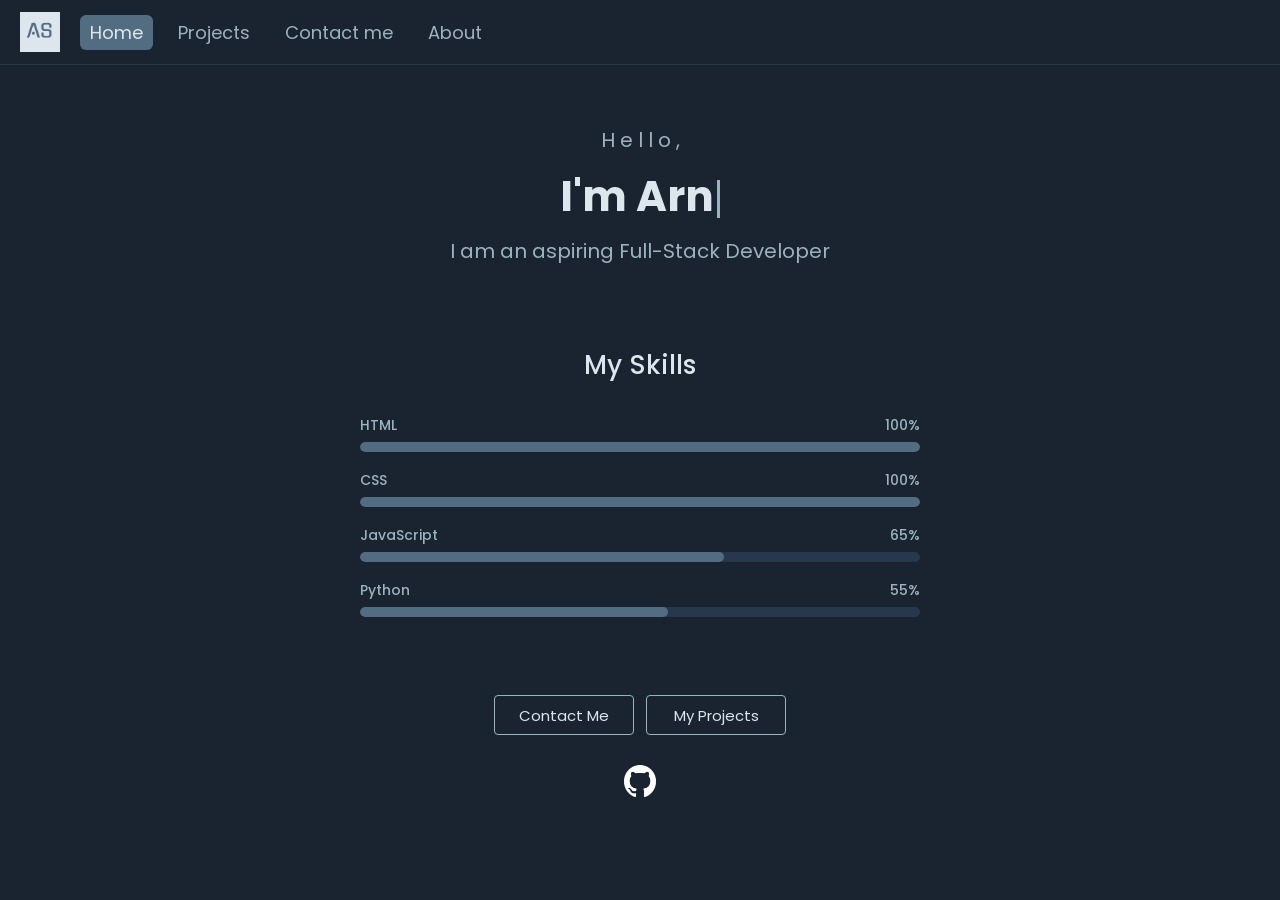
<file: index.html>
<!DOCTYPE html>
<html lang="en">
<head>
    <meta charset="UTF-8">
    <meta name="viewport" content="width=device-width, initial-scale=1.0">
    <title>Portfolio</title>
    <link rel="icon" href="Screenshot 2025-11-06 4.45.32 PM.png" type="image/x-icon">
    <link rel="stylesheet" href="style.css">
    <style>
        .hero {
            display: flex;
            flex-direction: column;
            align-items: center;
            padding: 60px 20px 40px;
        }

        .hello-container {
            font-size: 20px;
            color: #9DB2BF;
            margin-bottom: 10px;
        }

        .letter {
            display: inline-block;
            animation: bounce 1s infinite alternate ease-in-out;
        }

        .letter:nth-child(1) { animation-delay: 0s; }
        .letter:nth-child(2) { animation-delay: 0.1s; }
        .letter:nth-child(3) { animation-delay: 0.2s; }
        .letter:nth-child(4) { animation-delay: 0.3s; }
        .letter:nth-child(5) { animation-delay: 0.4s; }
        .letter:nth-child(6) { animation-delay: 0.5s; }

        @keyframes bounce {
            0%, 100% { transform: translateY(0); }
            50%       { transform: translateY(-4px); }
        }

        .name {
            font-size: 42px;
            color: #DDE6ED;
            text-align: center;
            min-height: 56px;
        }

        .cursor {
            display: inline-block;
            width: 3px;
            background: #9DB2BF;
            margin-left: 3px;
            animation: blink 0.8s infinite;
            vertical-align: middle;
            height: 38px;
        }

        @keyframes blink {
            0%, 100% { opacity: 1; }
            50%       { opacity: 0; }
        }

        .subtitle {
            font-size: 20px;
            color: #9DB2BF;
            font-weight: 400;
            margin-top: 8px;
            text-align: center;
        }

        .skills-section {
            padding: 40px 20px;
            max-width: 600px;
            margin: 0 auto;
            width: 100%;
        }

        .skills-section h2 {
            font-size: 26px;
            color: #DDE6ED;
            text-align: center;
            margin-bottom: 30px;
            font-weight: 500;
        }

        .skill-item {
            margin-bottom: 18px;
        }

        .skill-label {
            display: flex;
            justify-content: space-between;
            font-size: 14px;
            color: #9DB2BF;
            margin-bottom: 6px;
            font-weight: 500;
        }

        .skill-bar-bg {
            background: #27374D;
            border-radius: 20px;
            height: 10px;
            width: 100%;
            overflow: hidden;
        }

        .skill-bar-fill {
            height: 10px;
            border-radius: 20px;
            background: #526D82;
            width: 0%;
            transition: width 1s ease;
        }

        .cta {
            text-align: center;
            margin: 20px 0 10px;
            display: flex;
            gap: 12px;
            justify-content: center;
            flex-wrap: wrap;
        }

        .github {
            text-align: center;
            margin: 20px 0 40px;
        }

        .github img {
            width: 32px;
            height: 32px;
            transition: opacity 0.2s;
            filter: invert(1);
        }

        .github img:hover {
            opacity: 0.7;
        }
    </style>
</head>
<body>

<nav>
    <ul>
        <img src="Screenshot 2025-11-06 4.45.32 PM.png" alt="Logo" class="Logo">
        <a href="index.html"><li>Home</li></a>
        <a href="projects.html"><li>Projects</li></a>
        <a href="contact.html"><li>Contact me</li></a>
        <a href="about.html"><li>About</li></a>
    </ul>
</nav>

<div class="hero fade-in">
    <div class="hello-container">
        <span class="letter">H</span>
        <span class="letter">e</span>
        <span class="letter">l</span>
        <span class="letter">l</span>
        <span class="letter">o</span>
        <span class="letter">,</span>
    </div>
    <h1 class="name"><span id="typewriter"></span><span class="cursor"></span></h1>
    <p class="subtitle">I am an aspiring Full-Stack Developer</p>
</div>

<div class="skills-section fade-in">
    <h2>My Skills</h2>

    <div class="skill-item">
        <div class="skill-label"><span>HTML</span><span>100%</span></div>
        <div class="skill-bar-bg"><div class="skill-bar-fill" data-width="100"></div></div>
    </div>

    <div class="skill-item">
        <div class="skill-label"><span>CSS</span><span>100%</span></div>
        <div class="skill-bar-bg"><div class="skill-bar-fill" data-width="100"></div></div>
    </div>

    <div class="skill-item">
        <div class="skill-label"><span>JavaScript</span><span>65%</span></div>
        <div class="skill-bar-bg"><div class="skill-bar-fill" data-width="65"></div></div>
    </div>

    <div class="skill-item">
        <div class="skill-label"><span>Python</span><span>55%</span></div>
        <div class="skill-bar-bg"><div class="skill-bar-fill" data-width="55"></div></div>
    </div>
</div>

<div class="cta fade-in">
    <a href="contact.html"><button class="btn">Contact Me</button></a>
    <a href="projects.html"><button class="btn">My Projects</button></a>
</div>

<div class="github fade-in">
    <a href="http://github.com/arnavseth12" target="_blank">
        <img src="Github-no-background.png" alt="GitHub logo">
    </a>
</div>

<script src="script.js"></script>
<script>
    typeWriter('typewriter', "I'm Arnav", 90);

    const bars = document.querySelectorAll('.skill-bar-fill');
    const barObserver = new IntersectionObserver((entries) => {
        entries.forEach(entry => {
            if (entry.isIntersecting) {
                const fill = entry.target;
                fill.style.width = fill.dataset.width + '%';
                barObserver.unobserve(fill);
            }
        });
    }, { threshold: 0.3 });
    bars.forEach(bar => barObserver.observe(bar));
</script>



</body>
</html>
</file>
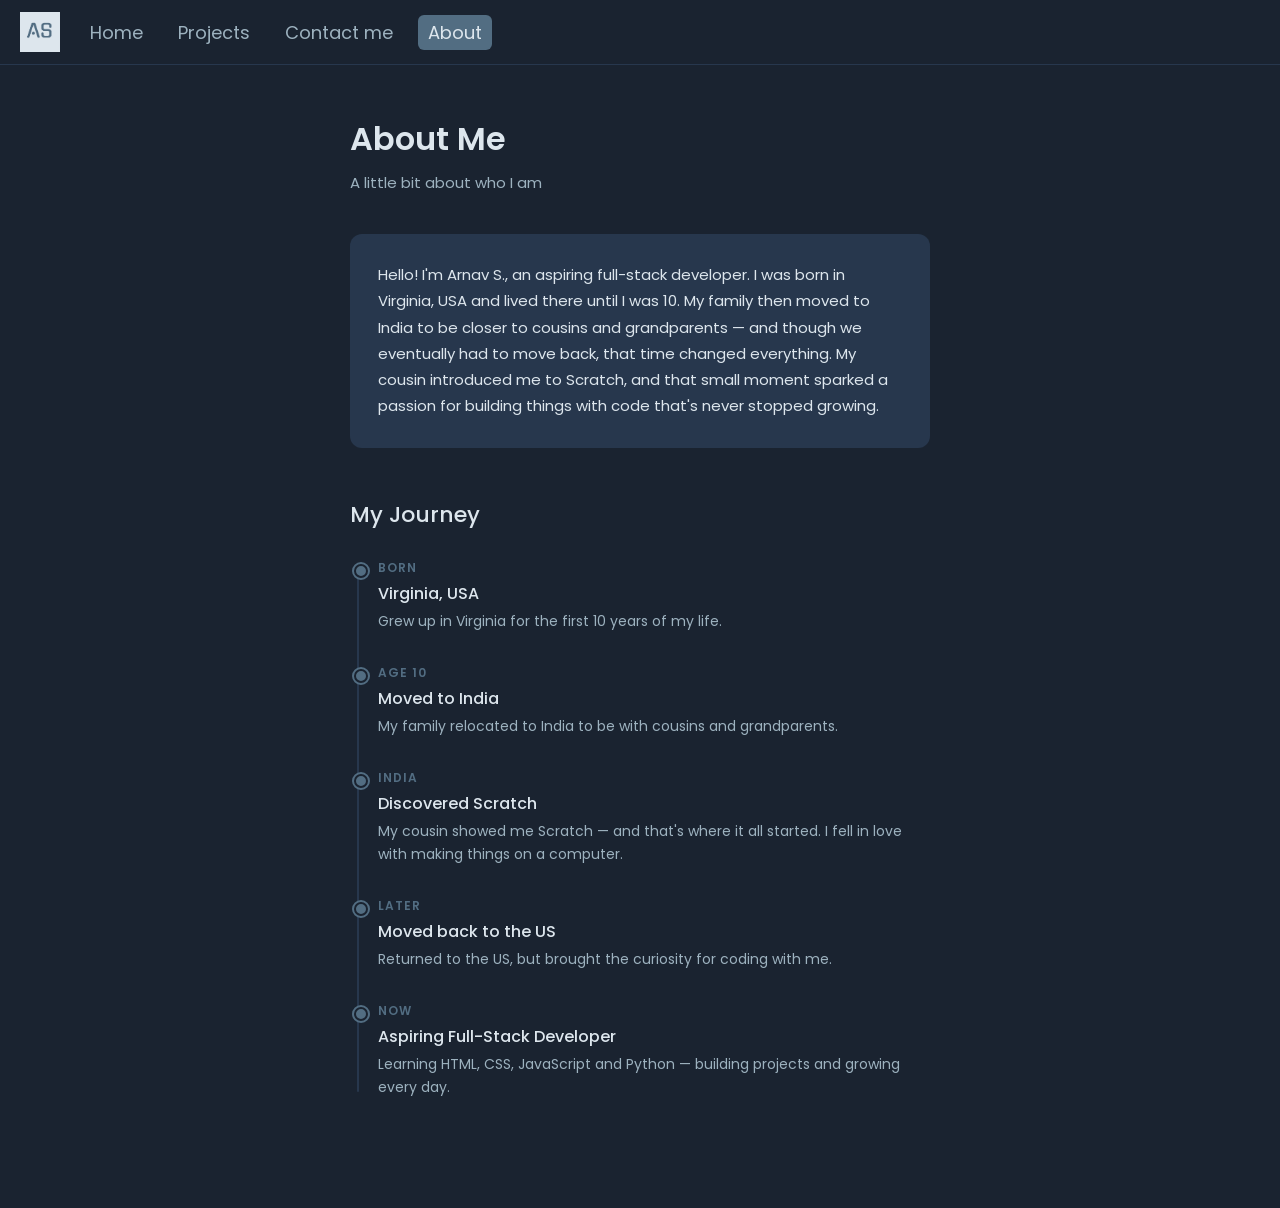
<file: about.html>
<!DOCTYPE html>
<html lang="en">
<head>
    <meta charset="UTF-8">
    <meta name="viewport" content="width=device-width, initial-scale=1.0">
    <title>About me</title>
    <link rel="icon" href="Screenshot 2025-11-06 4.45.32 PM.png" type="image/x-icon">
    <link rel="stylesheet" href="style.css">
    <style>
        .about-wrapper {
            max-width: 620px;
            margin: 50px auto;
            padding: 0 20px 60px;
        }

        .page-title {
            font-size: 32px;
            font-weight: 600;
            color: #DDE6ED;
            margin-bottom: 8px;
        }

        .page-subtitle {
            color: #9DB2BF;
            font-size: 15px;
            margin-bottom: 40px;
        }

        .bio-card {
            background: #27374D;
            border-radius: 12px;
            padding: 28px;
            color: #DDE6ED;
            font-size: 15px;
            line-height: 1.75;
            margin-bottom: 50px;
        }

        .timeline-title {
            font-size: 22px;
            font-weight: 500;
            color: #DDE6ED;
            margin-bottom: 28px;
        }

        .timeline {
            position: relative;
            padding-left: 28px;
        }

        .timeline::before {
            content: '';
            position: absolute;
            left: 7px;
            top: 6px;
            bottom: 6px;
            width: 2px;
            background: #27374D;
            border-radius: 2px;
        }

        .timeline-item {
            position: relative;
            margin-bottom: 32px;
        }

        .timeline-item:last-child {
            margin-bottom: 0;
        }

        .timeline-dot {
            position: absolute;
            left: -24px;
            top: 5px;
            width: 14px;
            height: 14px;
            border-radius: 50%;
            background: #526D82;
            border: 2px solid #1a2330;
            outline: 2px solid #526D82;
        }

        .timeline-year {
            font-size: 12px;
            font-weight: 600;
            color: #526D82;
            letter-spacing: 1px;
            text-transform: uppercase;
            margin-bottom: 4px;
        }

        .timeline-event {
            font-size: 16px;
            font-weight: 500;
            color: #DDE6ED;
            margin-bottom: 4px;
        }

        .timeline-desc {
            font-size: 14px;
            color: #9DB2BF;
            line-height: 1.6;
        }
    </style>
</head>
<body>

<nav>
    <ul>
        <img src="Screenshot 2025-11-06 4.45.32 PM.png" alt="Logo" class="Logo">
        <a href="index.html"><li>Home</li></a>
        <a href="projects.html"><li>Projects</li></a>
        <a href="contact.html"><li>Contact me</li></a>
        <a href="about.html"><li>About</li></a>
    </ul>
</nav>

<div class="about-wrapper">

    <h1 class="page-title fade-in">About Me</h1>
    <p class="page-subtitle fade-in">A little bit about who I am</p>

    <div class="bio-card fade-in">
        Hello! I'm Arnav S., an aspiring full-stack developer. I was born in Virginia, USA and lived there until I was 10. My family then moved to India to be closer to cousins and grandparents — and though we eventually had to move back, that time changed everything. My cousin introduced me to Scratch, and that small moment sparked a passion for building things with code that's never stopped growing.
    </div>

    <h2 class="timeline-title fade-in">My Journey</h2>

    <div class="timeline">

        <div class="timeline-item fade-in">
            <div class="timeline-dot"></div>
            <div class="timeline-year">Born</div>
            <div class="timeline-event">Virginia, USA</div>
            <div class="timeline-desc">Grew up in Virginia for the first 10 years of my life.</div>
        </div>

        <div class="timeline-item fade-in">
            <div class="timeline-dot"></div>
            <div class="timeline-year">Age 10</div>
            <div class="timeline-event">Moved to India</div>
            <div class="timeline-desc">My family relocated to India to be with cousins and grandparents.</div>
        </div>

        <div class="timeline-item fade-in">
            <div class="timeline-dot"></div>
            <div class="timeline-year">India</div>
            <div class="timeline-event">Discovered Scratch</div>
            <div class="timeline-desc">My cousin showed me Scratch — and that's where it all started. I fell in love with making things on a computer.</div>
        </div>

        <div class="timeline-item fade-in">
            <div class="timeline-dot"></div>
            <div class="timeline-year">Later</div>
            <div class="timeline-event">Moved back to the US</div>
            <div class="timeline-desc">Returned to the US, but brought the curiosity for coding with me.</div>
        </div>

        <div class="timeline-item fade-in">
            <div class="timeline-dot"></div>
            <div class="timeline-year">Now</div>
            <div class="timeline-event">Aspiring Full-Stack Developer</div>
            <div class="timeline-desc">Learning HTML, CSS, JavaScript and Python — building projects and growing every day.</div>
        </div>

    </div>
</div>

<script src="script.js"></script>
</body>
</html>
</file>
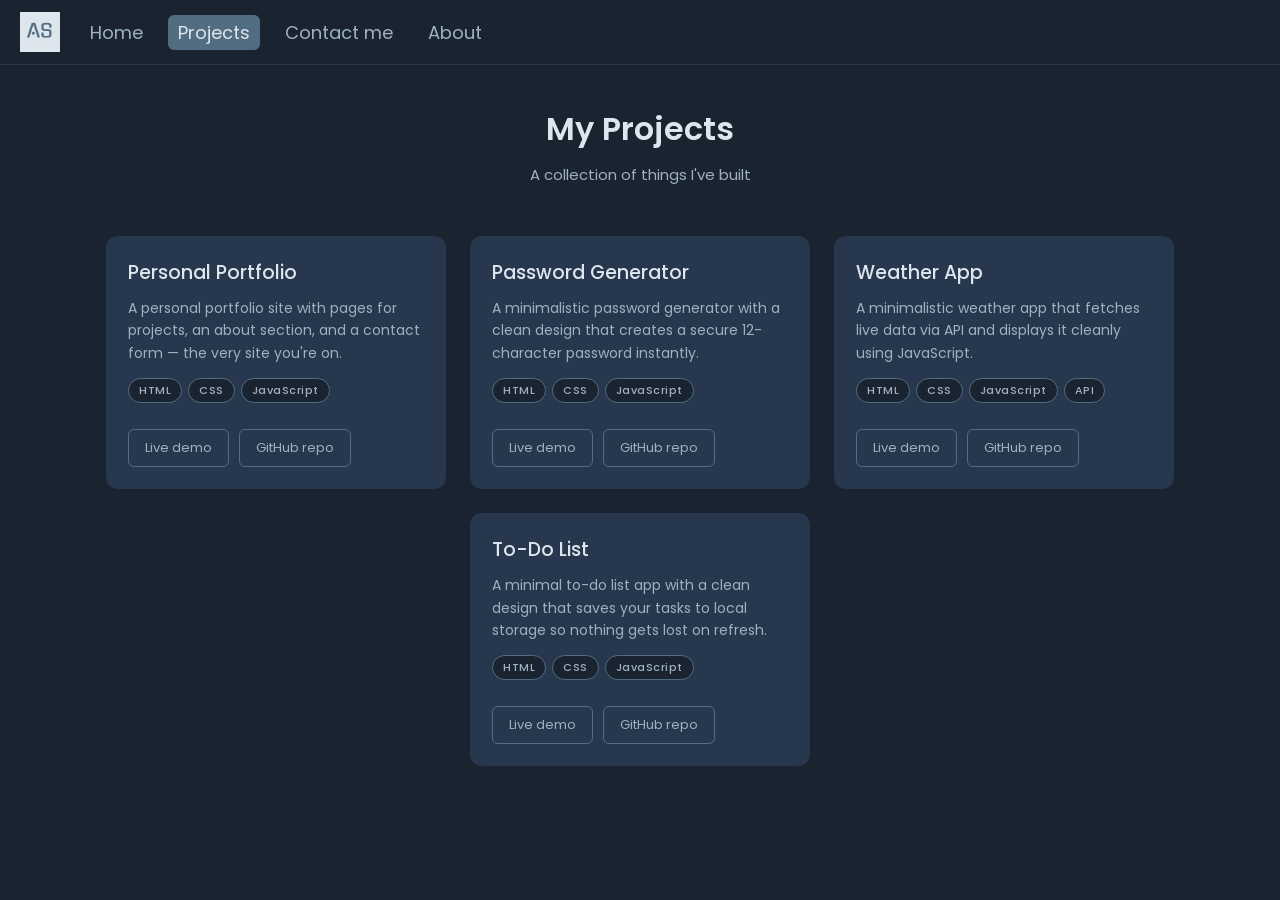
<file: projects.html>
<!DOCTYPE html>
<html lang="en">
<head>
    <meta charset="UTF-8">
    <meta name="viewport" content="width=device-width, initial-scale=1.0">
    <link rel="icon" href="Screenshot 2025-11-06 4.45.32 PM.png" type="image/x-icon">
    <title>My Projects</title>
    <link rel="stylesheet" href="style.css">
    <style>
        .page-title {
            text-align: center;
            color: #DDE6ED;
            font-size: 32px;
            font-weight: 600;
            padding: 40px 20px 10px;
        }

        .page-subtitle {
            text-align: center;
            color: #9DB2BF;
            font-size: 15px;
            margin-bottom: 30px;
        }

        .projects {
            display: flex;
            flex-direction: row;
            flex-wrap: wrap;
            gap: 24px;
            justify-content: center;
            padding: 20px 20px 60px;
        }

        .project-card {
            background: #27374D;
            width: 340px;
            border-radius: 12px;
            display: flex;
            flex-direction: column;
            justify-content: space-between;
            transition: transform 0.25s ease, box-shadow 0.25s ease;
        }

        .project-card:hover {
            transform: translateY(-6px);
            box-shadow: 0 12px 30px #00000044;
        }

        .card-top {
            padding: 22px 22px 10px;
        }

        .project-card h1 {
            color: #DDE6ED;
            font-weight: 500;
            font-size: 19px;
            margin-bottom: 10px;
        }

        .project-card p {
            color: #9DB2BF;
            font-size: 14px;
            line-height: 1.6;
        }

        .tech-badges {
            display: flex;
            flex-wrap: wrap;
            gap: 6px;
            margin-top: 14px;
        }

        .badge {
            font-size: 11px;
            font-weight: 500;
            padding: 3px 10px;
            border-radius: 20px;
            background-color: #1a2330;
            color: #9DB2BF;
            border: 1px solid #526D82;
            letter-spacing: 0.5px;
        }

        .card-buttons {
            padding: 16px 22px 22px;
            display: flex;
            gap: 10px;
        }

        .card-btn {
            font-family: 'Poppins', sans-serif;
            font-size: 13px;
            padding: 8px 16px;
            background-color: transparent;
            border: 1px solid #526D82;
            color: #9DB2BF;
            border-radius: 6px;
            cursor: pointer;
            transition: background-color 0.15s, color 0.15s;
            text-decoration: none;
            display: inline-block;
        }

        .card-btn:hover {
            background-color: #526D82;
            color: #DDE6ED;
            text-decoration: none;
        }

        .card-btn:active {
            opacity: 0.7;
        }
    </style>
</head>
<body>

<nav>
    <ul>
        <img src="Screenshot 2025-11-06 4.45.32 PM.png" alt="Logo" class="Logo">
        <a href="index.html"><li>Home</li></a>
        <a href="projects.html"><li>Projects</li></a>
        <a href="contact.html"><li>Contact me</li></a>
        <a href="about.html"><li>About</li></a>
    </ul>
</nav>

<h1 class="page-title fade-in">My Projects</h1>
<p class="page-subtitle fade-in">A collection of things I've built</p>

<div class="projects">

    <div class="project-card fade-in">
        <div class="card-top">
            <h1>Personal Portfolio</h1>
            <p>A personal portfolio site with pages for projects, an about section, and a contact form — the very site you're on.</p>
            <div class="tech-badges">
                <span class="badge">HTML</span>
                <span class="badge">CSS</span>
                <span class="badge">JavaScript</span>
            </div>
        </div>
        <div class="card-buttons">
            <a href="index.html" class="card-btn">Live demo</a>
            <a href="https://github.com/arnavseth12/My-portfolio/tree/main" class="card-btn">GitHub repo</a>
        </div>
    </div>

    <div class="project-card fade-in">
        <div class="card-top">
            <h1>Password Generator</h1>
            <p>A minimalistic password generator with a clean design that creates a secure 12-character password instantly.</p>
            <div class="tech-badges">
                <span class="badge">HTML</span>
                <span class="badge">CSS</span>
                <span class="badge">JavaScript</span>
            </div>
        </div>
        <div class="card-buttons">
            <a href="https://arnavseth12.github.io/Password-generator/" class="card-btn">Live demo</a>
            <a href="https://github.com/arnavseth12/Password-generator" class="card-btn">GitHub repo</a>
        </div>
    </div>

    <div class="project-card fade-in">
        <div class="card-top">
            <h1>Weather App</h1>
            <p>A minimalistic weather app that fetches live data via API and displays it cleanly using JavaScript.</p>
            <div class="tech-badges">
                <span class="badge">HTML</span>
                <span class="badge">CSS</span>
                <span class="badge">JavaScript</span>
                <span class="badge">API</span>
            </div>
        </div>
        <div class="card-buttons">
            <a href="https://arnavseth12.github.io/Weather-app/" class="card-btn">Live demo</a>
            <a href="https://github.com/arnavseth12/Weather-app" class="card-btn">GitHub repo</a>
        </div>
    </div>

    <div class="project-card fade-in">
        <div class="card-top">
            <h1>To-Do List</h1>
            <p>A minimal to-do list app with a clean design that saves your tasks to local storage so nothing gets lost on refresh.</p>
            <div class="tech-badges">
                <span class="badge">HTML</span>
                <span class="badge">CSS</span>
                <span class="badge">JavaScript</span>
            </div>
        </div>
        <div class="card-buttons">
            <a href="https://arnavseth12.github.io/to-do-list/" class="card-btn">Live demo</a>
            <a href="https://github.com/arnavseth12/to-do-list" class="card-btn">GitHub repo</a>
        </div>
    </div>

</div>

<script src="script.js"></script>
</body>
</html>
</file>
<file: style.css>
@import url('https://fonts.googleapis.com/css2?family=Poppins:ital,wght@0,100;0,200;0,300;0,400;0,500;0,600;0,700;0,800;0,900;1,100;1,200;1,300;1,400;1,500;1,600;1,700;1,800;1,900&display=swap');

* {
    box-sizing: border-box;
    margin: 0;
    padding: 0;
}

html {
    scroll-behavior: smooth;
}

body {
    background-color: #1a2330;
    display: flex;
    flex-direction: column;
    font-family: 'Poppins', sans-serif;
    min-height: 100vh;
    color: #DDE6ED;
}

/* ── Nav ── */
nav {
    position: sticky;
    top: 0;
    z-index: 100;
    background-color: #1a2330;
    border-bottom: 1px solid #27374D;
    padding: 0 20px;
}

nav ul {
    display: flex;
    flex-direction: row;
    align-items: center;
    gap: 15px;
    font-size: 18px;
    padding: 12px 0;
    list-style: none;
}

nav ul .Logo {
    width: 40px;
    height: 40px;
    margin-right: 5px;
}

nav a {
    color: #9DB2BF;
    text-decoration: none;
    padding: 4px 10px;
    border-radius: 6px;
    transition: background-color 0.2s, color 0.2s;
}

nav a:hover {
    text-decoration: none;
    background-color: #27374D55;
}

nav a.active {
    background-color: #526D82;
    color: #DDE6ED;
}

a {
    color: #9DB2BF;
    text-decoration: none;
}

a:hover {
    text-decoration: underline;
}

li {
    list-style: none;
}

/* ── Shared button ── */
.btn {
    font-family: 'Poppins', sans-serif;
    font-size: 15px;
    width: 140px;
    height: 40px;
    background-color: #1a2330;
    border: 1px solid #9DB2BF;
    color: #DDE6ED;
    border-radius: 4px;
    cursor: pointer;
    transition: background-color 0.15s, color 0.15s;
    display: inline-flex;
    align-items: center;
    justify-content: center;
}

.btn:hover {
    background-color: #526D82;
    border-color: #526D82;
    color: #DDE6ED;
}

.btn:active {
    opacity: 0.6;
}

/* ── Fade-in on scroll ── */
.fade-in {
    opacity: 0;
    transform: translateY(24px);
    transition: opacity 0.6s ease, transform 0.6s ease;
}

.fade-in.visible {
    opacity: 1;
    transform: translateY(0);
}
</file>
